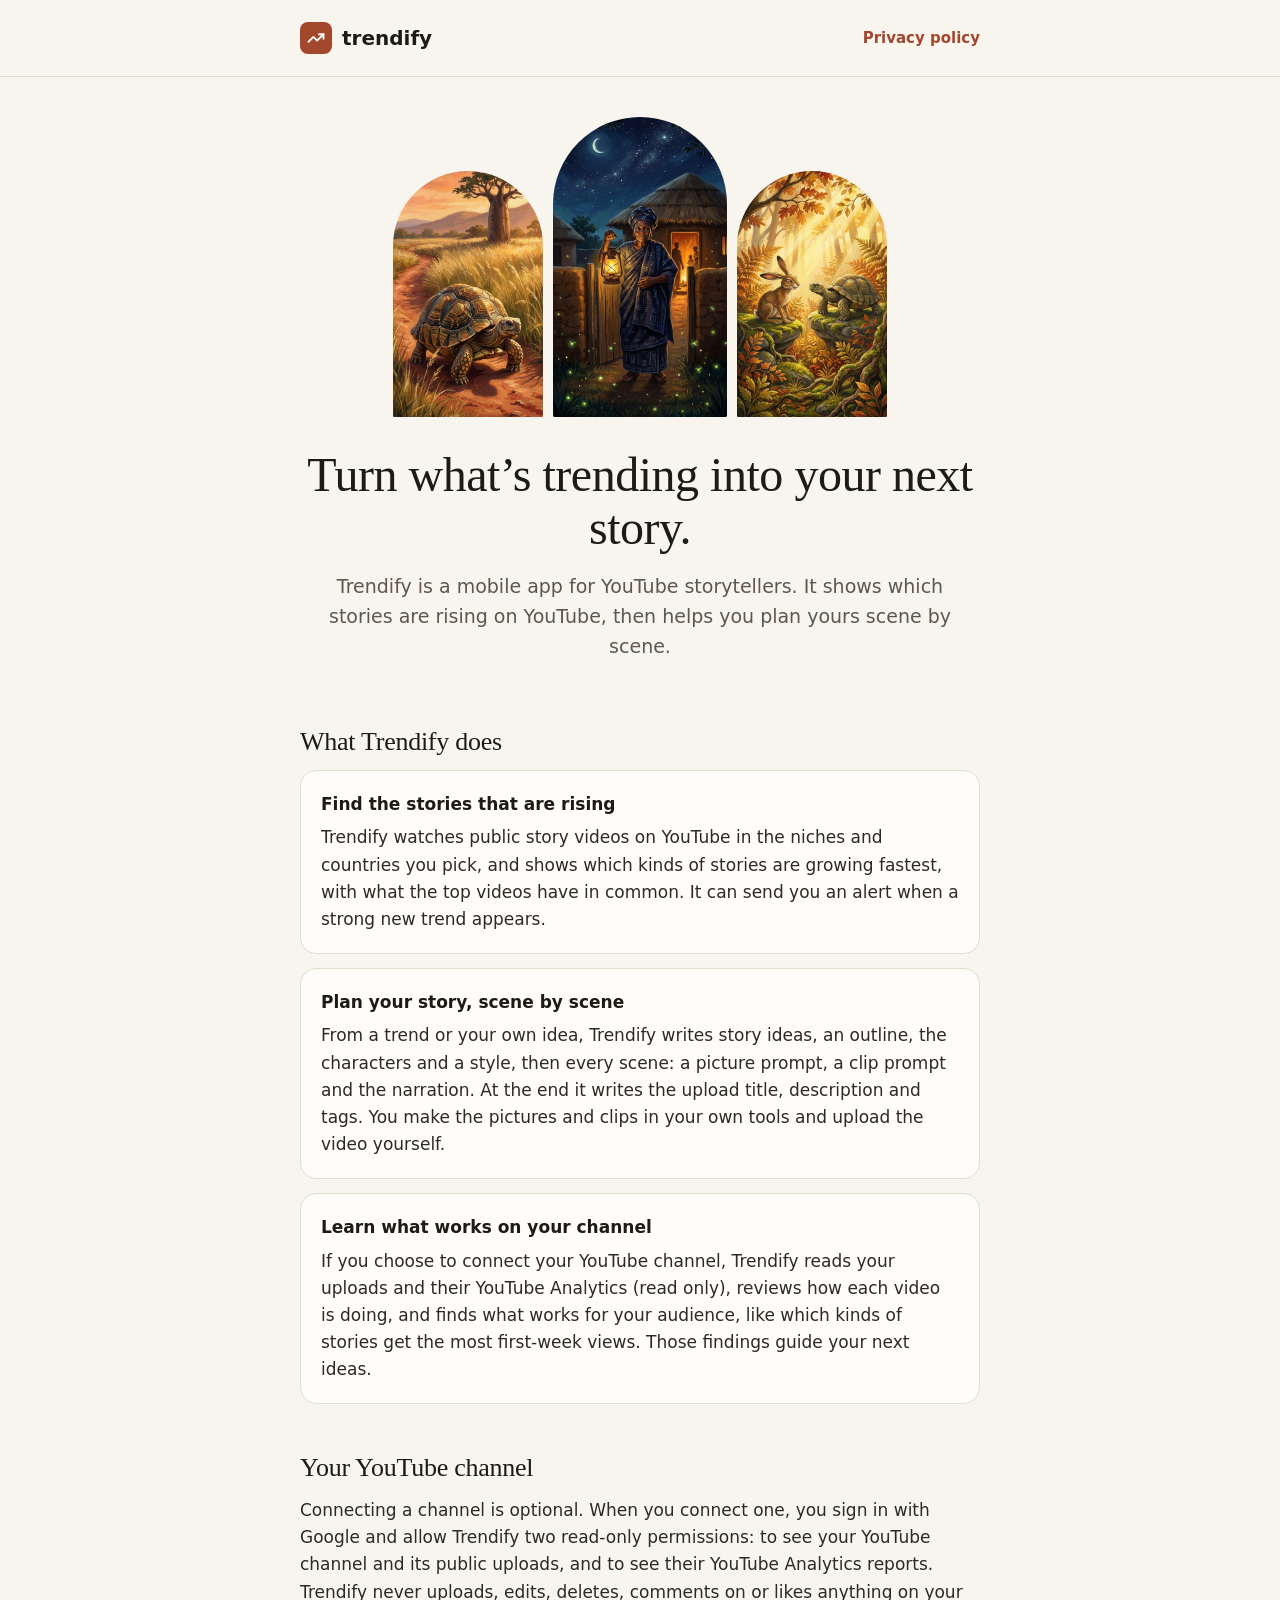
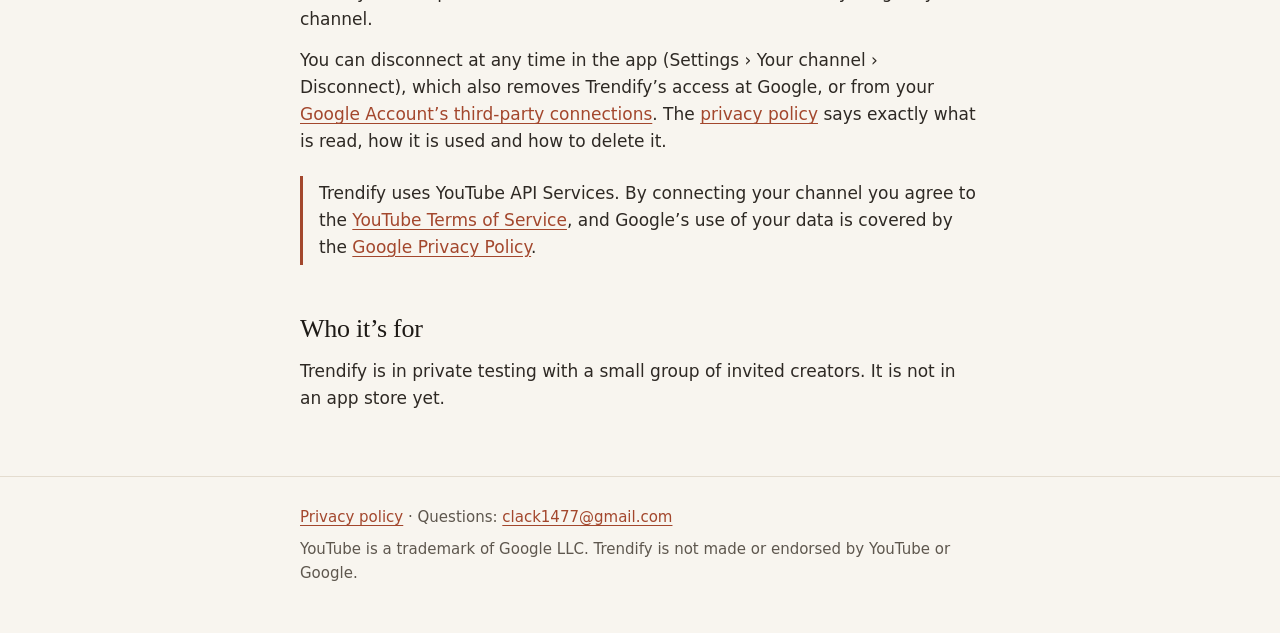
<file: index.html>
<!doctype html>
<html lang="en">
<head>
  <meta charset="utf-8">
  <meta name="viewport" content="width=device-width, initial-scale=1">
  <title>Trendify</title>
  <meta name="description" content="Trendify shows which stories are rising on YouTube, then helps you plan yours scene by scene.">
  <link rel="stylesheet" href="style.css">
  <link rel="icon" href="data:image/svg+xml,%3Csvg xmlns='http://www.w3.org/2000/svg' viewBox='0 0 32 32'%3E%3Crect width='32' height='32' rx='8' fill='%23A3472D'/%3E%3Cg transform='translate(4 4)' fill='none' stroke='%23FFFDF9' stroke-width='2.2' stroke-linecap='round' stroke-linejoin='round'%3E%3Cpolyline points='22 7 13.5 15.5 8.5 10.5 2 17'/%3E%3Cpolyline points='16 7 22 7 22 13'/%3E%3C/g%3E%3C/svg%3E">
</head>
<body>
  <header class="top">
    <div class="wrap">
      <a class="brand" href="./">
        <span class="mark" aria-hidden="true">
          <svg viewBox="0 0 24 24" fill="none" stroke="var(--on-accent)" stroke-width="2.4" stroke-linecap="round" stroke-linejoin="round"><polyline points="22 7 13.5 15.5 8.5 10.5 2 17"/><polyline points="16 7 22 7 22 13"/></svg>
        </span>
        trendify
      </a>
      <nav><a href="privacy.html">Privacy policy</a></nav>
    </div>
  </header>

  <main class="wrap">
    <section class="hero">
      <div class="arches">
        <img src="images/tortoise-savanna.jpg" alt="A tortoise on a dusty path through golden grass at sunset, a baobab tree behind">
        <img class="tall" src="images/storyteller-night.jpg" alt="A storyteller with a lantern at a village gate at night, under a crescent moon">
        <img src="images/hare-tortoise-forest.jpg" alt="A hare and a tortoise facing each other in a sunlit autumn forest">
      </div>
      <h1>Turn what’s trending into your next story.</h1>
      <p class="lead">Trendify is a mobile app for YouTube storytellers. It shows which stories are rising on YouTube, then helps you plan yours scene by scene.</p>
    </section>

    <h2>What Trendify does</h2>
    <div class="cards">
      <div class="card">
        <h3>Find the stories that are rising</h3>
        <p>Trendify watches public story videos on YouTube in the niches and countries you pick, and shows which kinds of stories are growing fastest, with what the top videos have in common. It can send you an alert when a strong new trend appears.</p>
      </div>
      <div class="card">
        <h3>Plan your story, scene by scene</h3>
        <p>From a trend or your own idea, Trendify writes story ideas, an outline, the characters and a style, then every scene: a picture prompt, a clip prompt and the narration. At the end it writes the upload title, description and tags. You make the pictures and clips in your own tools and upload the video yourself.</p>
      </div>
      <div class="card">
        <h3>Learn what works on your channel</h3>
        <p>If you choose to connect your YouTube channel, Trendify reads your uploads and their YouTube Analytics (read only), reviews how each video is doing, and finds what works for your audience, like which kinds of stories get the most first-week views. Those findings guide your next ideas.</p>
      </div>
    </div>

    <h2>Your YouTube channel</h2>
    <p>Connecting a channel is optional. When you connect one, you sign in with Google and allow Trendify two read-only permissions: to see your YouTube channel and its public uploads, and to see their YouTube Analytics reports. Trendify never uploads, edits, deletes, comments on or likes anything on your channel.</p>
    <p>You can disconnect at any time in the app (Settings › Your channel › Disconnect), which also removes Trendify’s access at Google, or from your <a href="https://myaccount.google.com/connections">Google Account’s third-party connections</a>. The <a href="privacy.html">privacy policy</a> says exactly what is read, how it is used and how to delete it.</p>
    <p class="note">Trendify uses YouTube API Services. By connecting your channel you agree to the <a href="https://www.youtube.com/t/terms">YouTube Terms of Service</a>, and Google’s use of your data is covered by the <a href="https://policies.google.com/privacy">Google Privacy Policy</a>.</p>

    <h2>Who it’s for</h2>
    <p>Trendify is in private testing with a small group of invited creators. It is not in an app store yet.</p>
  </main>

  <footer>
    <div class="wrap">
      <p><a href="privacy.html">Privacy policy</a> · Questions: <a href="mailto:clack1477@gmail.com">clack1477@gmail.com</a></p>
      <p>YouTube is a trademark of Google LLC. Trendify is not made or endorsed by YouTube or Google.</p>
    </div>
  </footer>
</body>
</html>
</file>
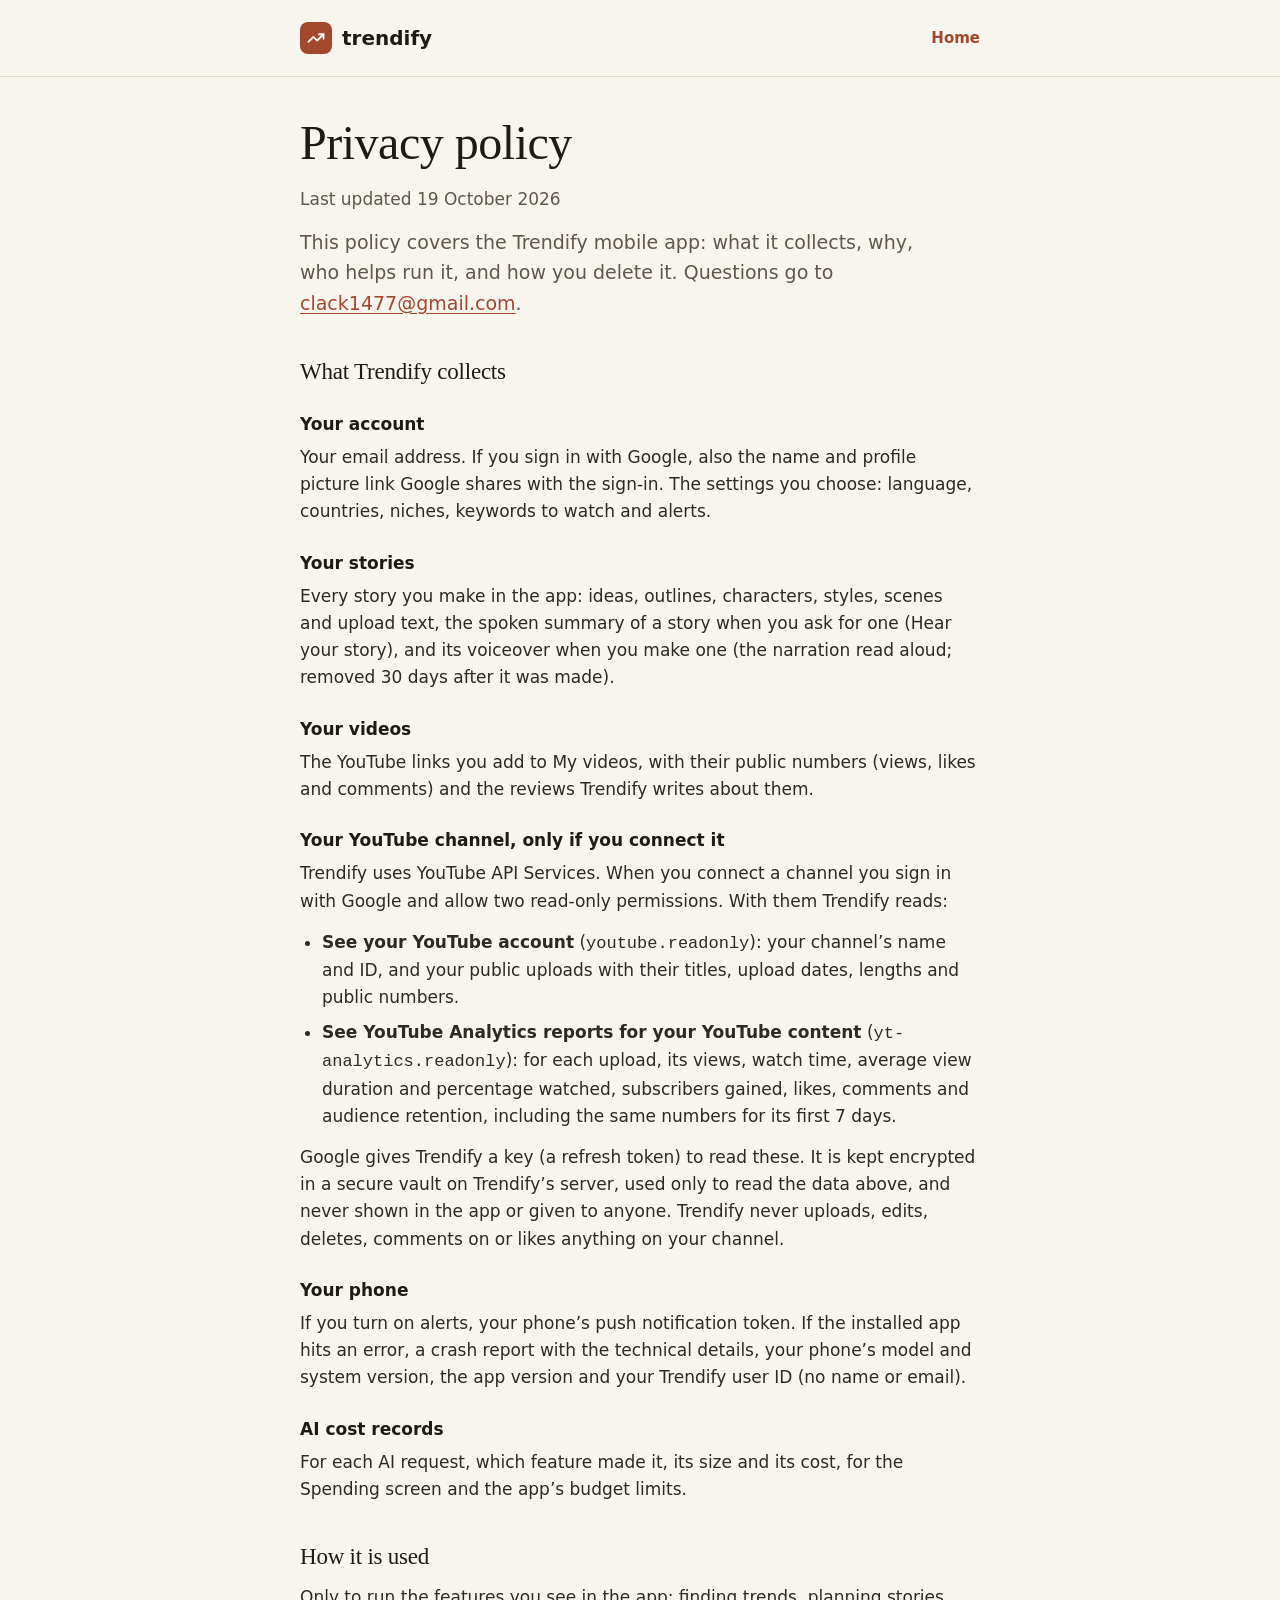
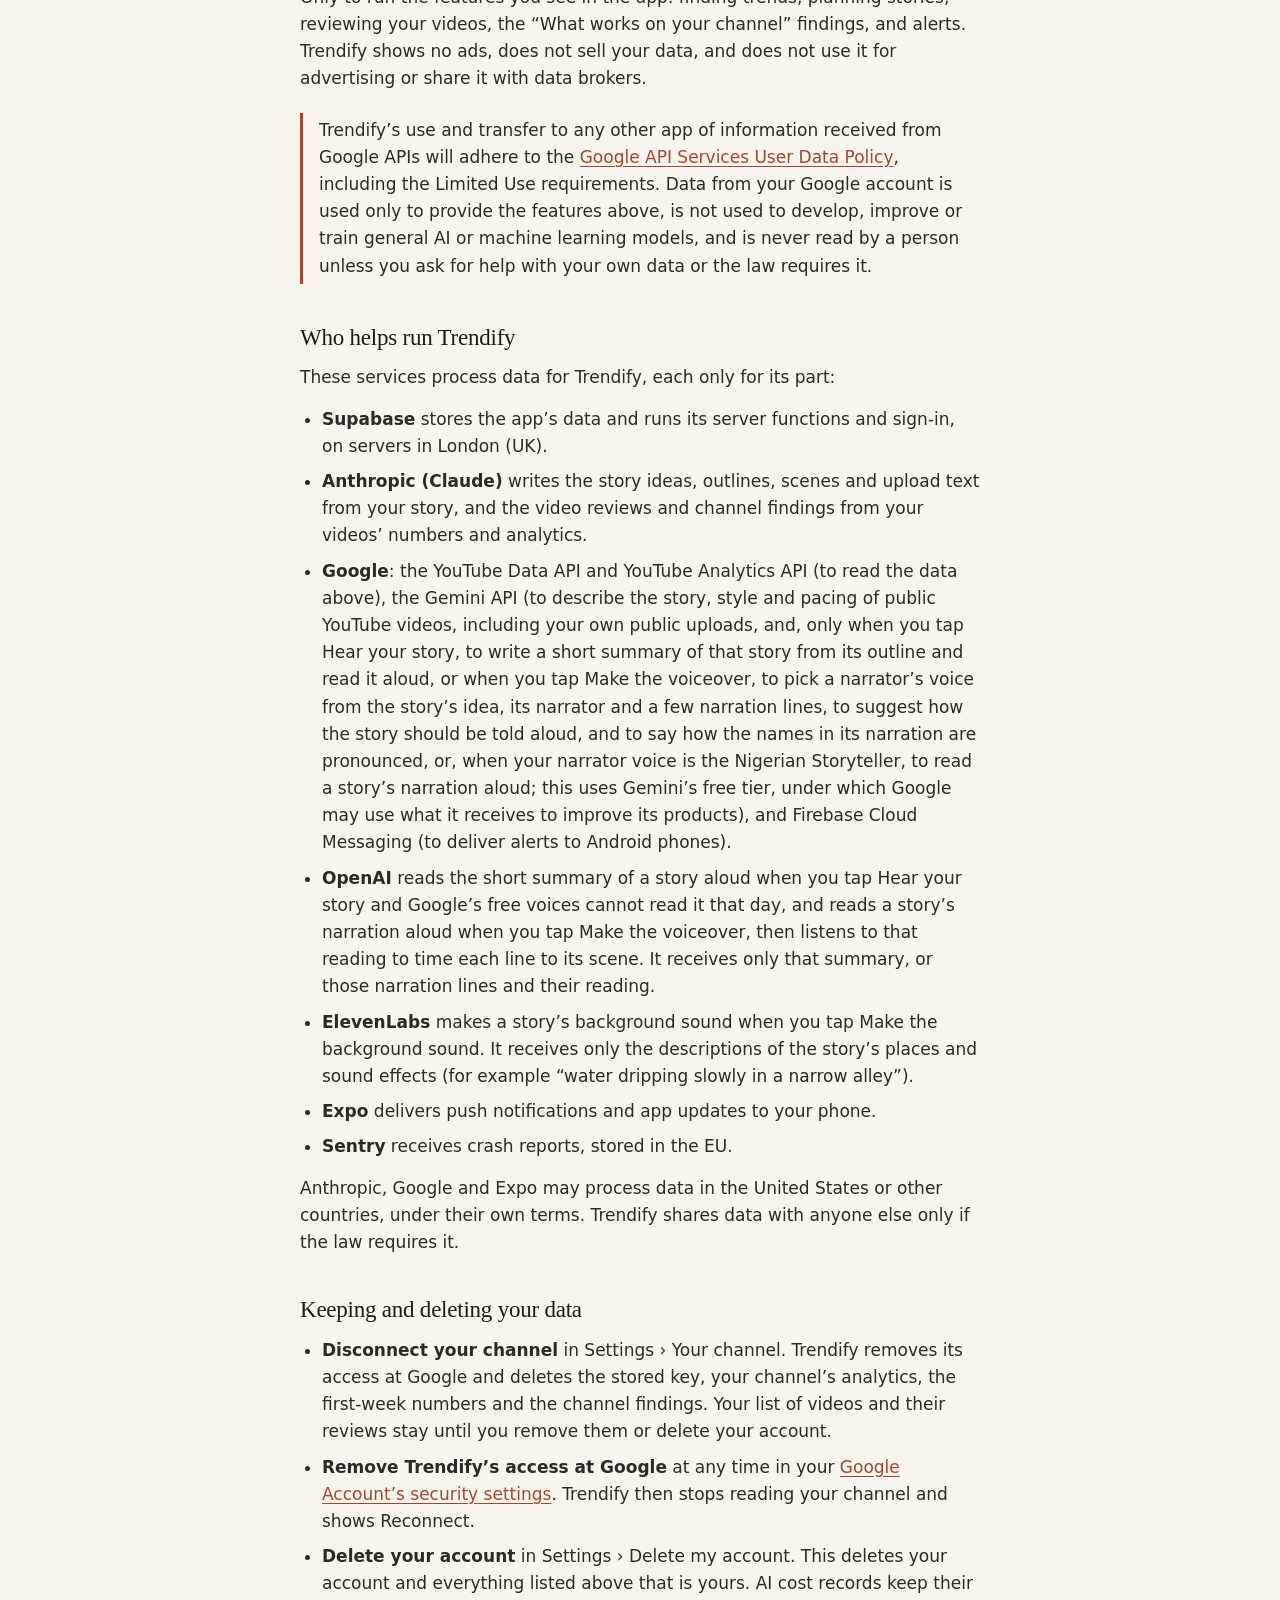
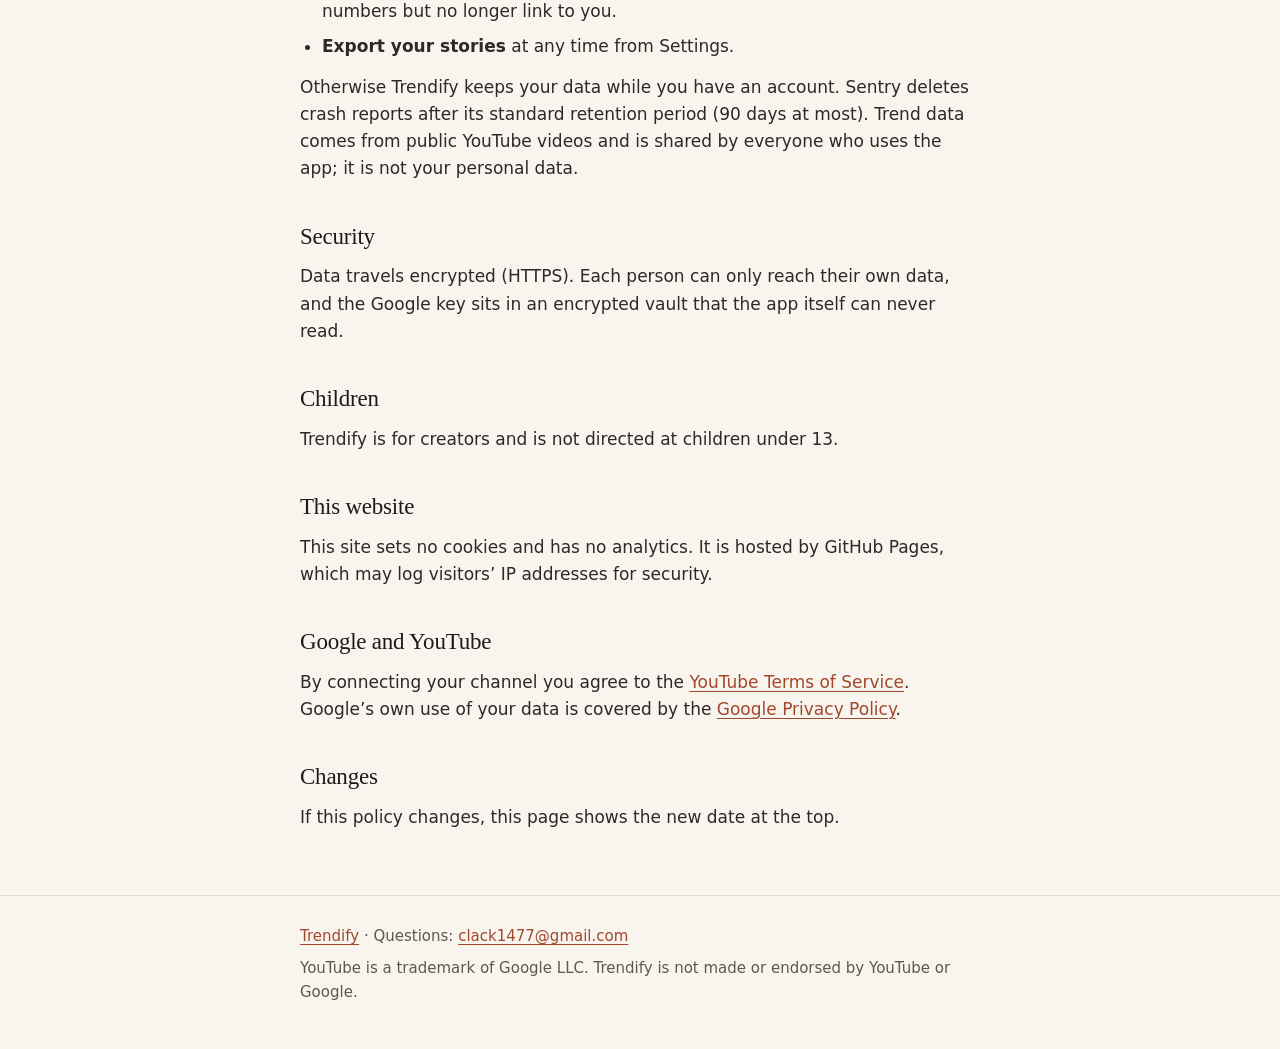
<file: privacy.html>
<!doctype html>
<html lang="en">
<head>
  <meta charset="utf-8">
  <meta name="viewport" content="width=device-width, initial-scale=1">
  <title>Trendify Privacy Policy</title>
  <meta name="description" content="What the Trendify app collects, how it is used and shared, and how to delete it.">
  <link rel="stylesheet" href="style.css">
  <link rel="icon" href="data:image/svg+xml,%3Csvg xmlns='http://www.w3.org/2000/svg' viewBox='0 0 32 32'%3E%3Crect width='32' height='32' rx='8' fill='%23A3472D'/%3E%3Cg transform='translate(4 4)' fill='none' stroke='%23FFFDF9' stroke-width='2.2' stroke-linecap='round' stroke-linejoin='round'%3E%3Cpolyline points='22 7 13.5 15.5 8.5 10.5 2 17'/%3E%3Cpolyline points='16 7 22 7 22 13'/%3E%3C/g%3E%3C/svg%3E">
</head>
<body>
  <header class="top">
    <div class="wrap">
      <a class="brand" href="./">
        <span class="mark" aria-hidden="true">
          <svg viewBox="0 0 24 24" fill="none" stroke="var(--on-accent)" stroke-width="2.4" stroke-linecap="round" stroke-linejoin="round"><polyline points="22 7 13.5 15.5 8.5 10.5 2 17"/><polyline points="16 7 22 7 22 13"/></svg>
        </span>
        trendify
      </a>
      <nav><a href="./">Home</a></nav>
    </div>
  </header>

  <main class="wrap policy">
    <h1 style="margin-top:40px">Privacy policy</h1>
    <p class="updated">Last updated 19 October 2026</p>
    <p class="lead">This policy covers the Trendify mobile app: what it collects, why, who helps run it, and how you delete it. Questions go to <a href="mailto:clack1477@gmail.com">clack1477@gmail.com</a>.</p>

    <h2>What Trendify collects</h2>
    <h3>Your account</h3>
    <p>Your email address. If you sign in with Google, also the name and profile picture link Google shares with the sign-in. The settings you choose: language, countries, niches, keywords to watch and alerts.</p>
    <h3>Your stories</h3>
    <p>Every story you make in the app: ideas, outlines, characters, styles, scenes and upload text, the spoken summary of a story when you ask for one (Hear your story), and its voiceover when you make one (the narration read aloud; removed 30 days after it was made).</p>
    <h3>Your videos</h3>
    <p>The YouTube links you add to My videos, with their public numbers (views, likes and comments) and the reviews Trendify writes about them.</p>
    <h3>Your YouTube channel, only if you connect it</h3>
    <p>Trendify uses YouTube API Services. When you connect a channel you sign in with Google and allow two read-only permissions. With them Trendify reads:</p>
    <ul>
      <li><strong>See your YouTube account</strong> (<code>youtube.readonly</code>): your channel’s name and ID, and your public uploads with their titles, upload dates, lengths and public numbers.</li>
      <li><strong>See YouTube Analytics reports for your YouTube content</strong> (<code>yt-analytics.readonly</code>): for each upload, its views, watch time, average view duration and percentage watched, subscribers gained, likes, comments and audience retention, including the same numbers for its first 7 days.</li>
    </ul>
    <p>Google gives Trendify a key (a refresh token) to read these. It is kept encrypted in a secure vault on Trendify’s server, used only to read the data above, and never shown in the app or given to anyone. Trendify never uploads, edits, deletes, comments on or likes anything on your channel.</p>
    <h3>Your phone</h3>
    <p>If you turn on alerts, your phone’s push notification token. If the installed app hits an error, a crash report with the technical details, your phone’s model and system version, the app version and your Trendify user ID (no name or email).</p>
    <h3>AI cost records</h3>
    <p>For each AI request, which feature made it, its size and its cost, for the Spending screen and the app’s budget limits.</p>

    <h2>How it is used</h2>
    <p>Only to run the features you see in the app: finding trends, planning stories, reviewing your videos, the “What works on your channel” findings, and alerts. Trendify shows no ads, does not sell your data, and does not use it for advertising or share it with data brokers.</p>
    <p class="note">Trendify’s use and transfer to any other app of information received from Google APIs will adhere to the <a href="https://developers.google.com/terms/api-services-user-data-policy">Google API Services User Data Policy</a>, including the Limited Use requirements. Data from your Google account is used only to provide the features above, is not used to develop, improve or train general AI or machine learning models, and is never read by a person unless you ask for help with your own data or the law requires it.</p>

    <h2>Who helps run Trendify</h2>
    <p>These services process data for Trendify, each only for its part:</p>
    <ul>
      <li><strong>Supabase</strong> stores the app’s data and runs its server functions and sign-in, on servers in London (UK).</li>
      <li><strong>Anthropic (Claude)</strong> writes the story ideas, outlines, scenes and upload text from your story, and the video reviews and channel findings from your videos’ numbers and analytics.</li>
      <li><strong>Google</strong>: the YouTube Data API and YouTube Analytics API (to read the data above), the Gemini API (to describe the story, style and pacing of public YouTube videos, including your own public uploads, and, only when you tap Hear your story, to write a short summary of that story from its outline and read it aloud, or when you tap Make the voiceover, to pick a narrator’s voice from the story’s idea, its narrator and a few narration lines, to suggest how the story should be told aloud, and to say how the names in its narration are pronounced, or, when your narrator voice is the Nigerian Storyteller, to read a story’s narration aloud; this uses Gemini’s free tier, under which Google may use what it receives to improve its products), and Firebase Cloud Messaging (to deliver alerts to Android phones).</li>
      <li><strong>OpenAI</strong> reads the short summary of a story aloud when you tap Hear your story and Google’s free voices cannot read it that day, and reads a story’s narration aloud when you tap Make the voiceover, then listens to that reading to time each line to its scene. It receives only that summary, or those narration lines and their reading.</li>
      <li><strong>ElevenLabs</strong> makes a story’s background sound when you tap Make the background sound. It receives only the descriptions of the story’s places and sound effects (for example “water dripping slowly in a narrow alley”).</li>
      <li><strong>Expo</strong> delivers push notifications and app updates to your phone.</li>
      <li><strong>Sentry</strong> receives crash reports, stored in the EU.</li>
    </ul>
    <p>Anthropic, Google and Expo may process data in the United States or other countries, under their own terms. Trendify shares data with anyone else only if the law requires it.</p>

    <h2>Keeping and deleting your data</h2>
    <ul>
      <li><strong>Disconnect your channel</strong> in Settings › Your channel. Trendify removes its access at Google and deletes the stored key, your channel’s analytics, the first-week numbers and the channel findings. Your list of videos and their reviews stay until you remove them or delete your account.</li>
      <li><strong>Remove Trendify’s access at Google</strong> at any time in your <a href="https://security.google.com/settings/security/permissions">Google Account’s security settings</a>. Trendify then stops reading your channel and shows Reconnect.</li>
      <li><strong>Delete your account</strong> in Settings › Delete my account. This deletes your account and everything listed above that is yours. AI cost records keep their numbers but no longer link to you.</li>
      <li><strong>Export your stories</strong> at any time from Settings.</li>
    </ul>
    <p>Otherwise Trendify keeps your data while you have an account. Sentry deletes crash reports after its standard retention period (90 days at most). Trend data comes from public YouTube videos and is shared by everyone who uses the app; it is not your personal data.</p>

    <h2>Security</h2>
    <p>Data travels encrypted (HTTPS). Each person can only reach their own data, and the Google key sits in an encrypted vault that the app itself can never read.</p>

    <h2>Children</h2>
    <p>Trendify is for creators and is not directed at children under 13.</p>

    <h2>This website</h2>
    <p>This site sets no cookies and has no analytics. It is hosted by GitHub Pages, which may log visitors’ IP addresses for security.</p>

    <h2>Google and YouTube</h2>
    <p>By connecting your channel you agree to the <a href="https://www.youtube.com/t/terms">YouTube Terms of Service</a>. Google’s own use of your data is covered by the <a href="https://policies.google.com/privacy">Google Privacy Policy</a>.</p>

    <h2>Changes</h2>
    <p>If this policy changes, this page shows the new date at the top.</p>
  </main>

  <footer>
    <div class="wrap">
      <p><a href="./">Trendify</a> · Questions: <a href="mailto:clack1477@gmail.com">clack1477@gmail.com</a></p>
      <p>YouTube is a trademark of Google LLC. Trendify is not made or endorsed by YouTube or Google.</p>
    </div>
  </footer>
</body>
</html>
</file>
<file: style.css>
/* Trendify's site: the app's colours (cream and near-black, one terracotta accent) and its serif
   headlines, in light and dark. No web fonts, so the pages load nothing from anywhere else. */
:root {
  --bg: #F8F5EF;
  --surface: #FFFDF9;
  --ink: #1E1A16;
  --body: #2E2924;
  --ink2: #5E574E;
  --line: #E4DCCF;
  --img: #E9E1D4;
  --accent: #A3472D;
  --accent-text: #A3472D;
  --on-accent: #FFFDF9;
  --serif: "Iowan Old Style", "Palatino Linotype", Palatino, Georgia, "Times New Roman", serif;
  --sans: system-ui, -apple-system, "Segoe UI", Roboto, "Helvetica Neue", Arial, sans-serif;
  color-scheme: light dark;
}

@media (prefers-color-scheme: dark) {
  :root {
    --bg: #171411;
    --surface: #221E1A;
    --ink: #F3EDE3;
    --body: #E6DFD4;
    --ink2: #B9AFA2;
    --line: #3A332C;
    --img: #2C2621;
    --accent: #D9A898;
    --accent-text: #E2B9AC;
    --on-accent: #171411;
  }
}

* { box-sizing: border-box; }

html { -webkit-text-size-adjust: 100%; }

body {
  margin: 0;
  background: var(--bg);
  color: var(--body);
  font-family: var(--sans);
  font-size: 17px;
  line-height: 1.6;
}

.wrap { max-width: 720px; margin: 0 auto; padding: 0 20px; }

a { color: var(--accent-text); text-underline-offset: 3px; }
a:hover { text-decoration-thickness: 2px; }
a:focus-visible { outline: 2px solid var(--accent-text); outline-offset: 3px; border-radius: 4px; }

header.top { padding: 22px 0; border-bottom: 1px solid var(--line); }
header.top .wrap { display: flex; align-items: center; justify-content: space-between; gap: 16px; }

.brand { display: inline-flex; align-items: center; gap: 10px; color: var(--ink); text-decoration: none; font-weight: 600; font-size: 20px; }
.mark { width: 32px; height: 32px; border-radius: 8px; background: var(--accent); display: inline-flex; align-items: center; justify-content: center; }
.mark svg { width: 18px; height: 18px; }

nav a { font-size: 15px; font-weight: 600; text-decoration: none; }
nav a:hover { text-decoration: underline; }

h1, h2 { font-family: var(--serif); font-weight: 500; color: var(--ink); letter-spacing: -0.01em; }
h1 { font-size: clamp(34px, 7vw, 48px); line-height: 1.1; margin: 0 0 16px; }
h2 { font-size: 26px; line-height: 1.25; margin: 48px 0 12px; }
h3 { font-size: 17px; color: var(--ink); margin: 24px 0 6px; }
p { margin: 0 0 14px; }
ul { margin: 0 0 14px; padding-left: 22px; }
li { margin-bottom: 8px; }

.lead { font-size: 19px; color: var(--ink2); max-width: 34em; }
.muted { color: var(--ink2); }

.hero { padding: 40px 0 8px; text-align: center; }
.hero .lead { margin: 0 auto 8px; }

.arches { display: flex; justify-content: center; align-items: flex-end; gap: 10px; margin: 0 0 32px; }
.arches img {
  display: block;
  object-fit: cover;
  background: var(--img);
  border-radius: 999px 999px 16px 16px;
  width: min(28%, 150px);
  aspect-ratio: 100 / 164;
}
.arches img.tall { width: min(32%, 174px); aspect-ratio: 116 / 200; }

.cards { display: grid; gap: 14px; margin-top: 8px; }
.card { background: var(--surface); border: 1px solid var(--line); border-radius: 16px; padding: 20px; }
.card h3 { margin-top: 0; }
.card p:last-child { margin-bottom: 0; }

.note { border-left: 3px solid var(--accent); padding: 4px 0 4px 16px; margin: 20px 0; }

.policy h2 { font-size: 23px; margin-top: 40px; }
.policy .updated { color: var(--ink2); }

footer { margin-top: 64px; padding: 28px 0 40px; border-top: 1px solid var(--line); font-size: 15px; color: var(--ink2); }
footer p { margin-bottom: 8px; }
</file>
